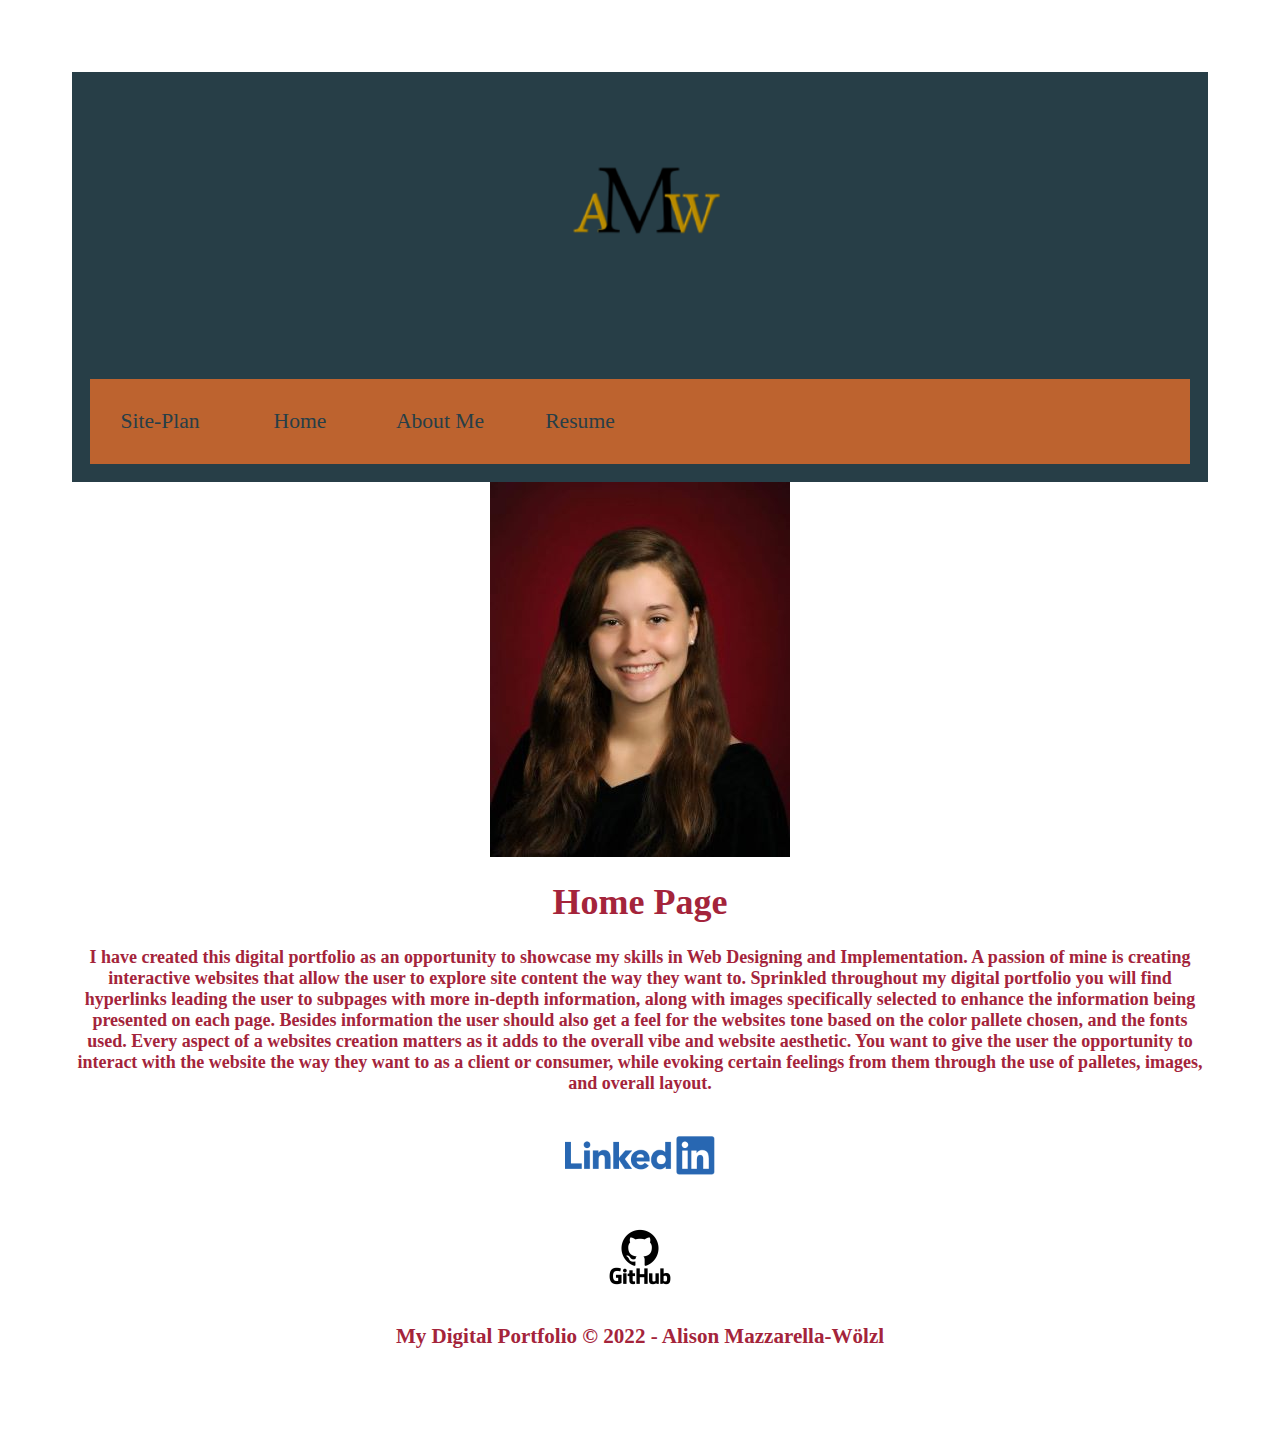
<file: portfolio/index.html>
<!DOCTYPE html>
<html lang="en">
<head>
    <link rel="stylesheet" href="styles/site-plan.css">
    <meta charset="UTF-8">
    <meta http-equiv="X-UA-Compatible" content="IE=edge">
    <meta name="viewport" content="width=device-width, initial-scale=1.0">
    <title>My Digital Portfolio</title>
</head>
<body>
    <div id="content">
<header>
    <a id="logo_link" href="index.html">
        <img class="logo" src="styles/logo.png" alt="My Monogram Logo">
    </a>
    <nav>
        <a href="site-plan.html">Site-Plan</a>
        <a href="index.html">Home</a>
        <a href="me.html">About Me</a>
        <a href="resume.html">Resume</a>
    </nav>
</header>  
<div id="hero">
    <div id="hero-box">
        <img id="hero-img" src="images/professional.jpg" alt="Me">
    </div>
    <section id="hero-msg">
        <h1 class="home-title">Home Page</h1>
        <h4>I have created this digital portfolio as an opportunity to showcase my skills in Web Designing and Implementation. A passion of mine is creating interactive websites that allow the user to explore site content the way they want to. Sprinkled throughout my digital portfolio you will find hyperlinks leading the user to subpages with more in-depth information, along with images specifically selected to enhance the information being presented on each page. Besides information the user should also get a feel for the websites tone based on the color pallete chosen, and the fonts used. Every aspect of a websites creation matters as it adds to the overall vibe and website aesthetic. You want to give the user the opportunity to interact with the website the way they want to as a client or consumer, while evoking certain feelings from them through the use of palletes, images, and overall layout.</h4>
        <div class='button-box'>
            <p><a href="https://www.linkedin.com/in/alison-mazzarella">
                <img src="images/linkedin.png" alt="LinkedIn Icon">
                </a></p>
        <div class='button-box'>
            <p><a href="https://www.alisonmazzarella.github.io/wdd130.com">
                <img src="images/github.png" alt="GitHub Icon">
                </a></p>
        </div>
    </section>
</div>
<main>
</main>
<footer>
    <h3>My Digital Portfolio &copy; 2022 - Alison Mazzarella-Wölzl</h3>
</footer>
</div>
</body>
</html>
</file>
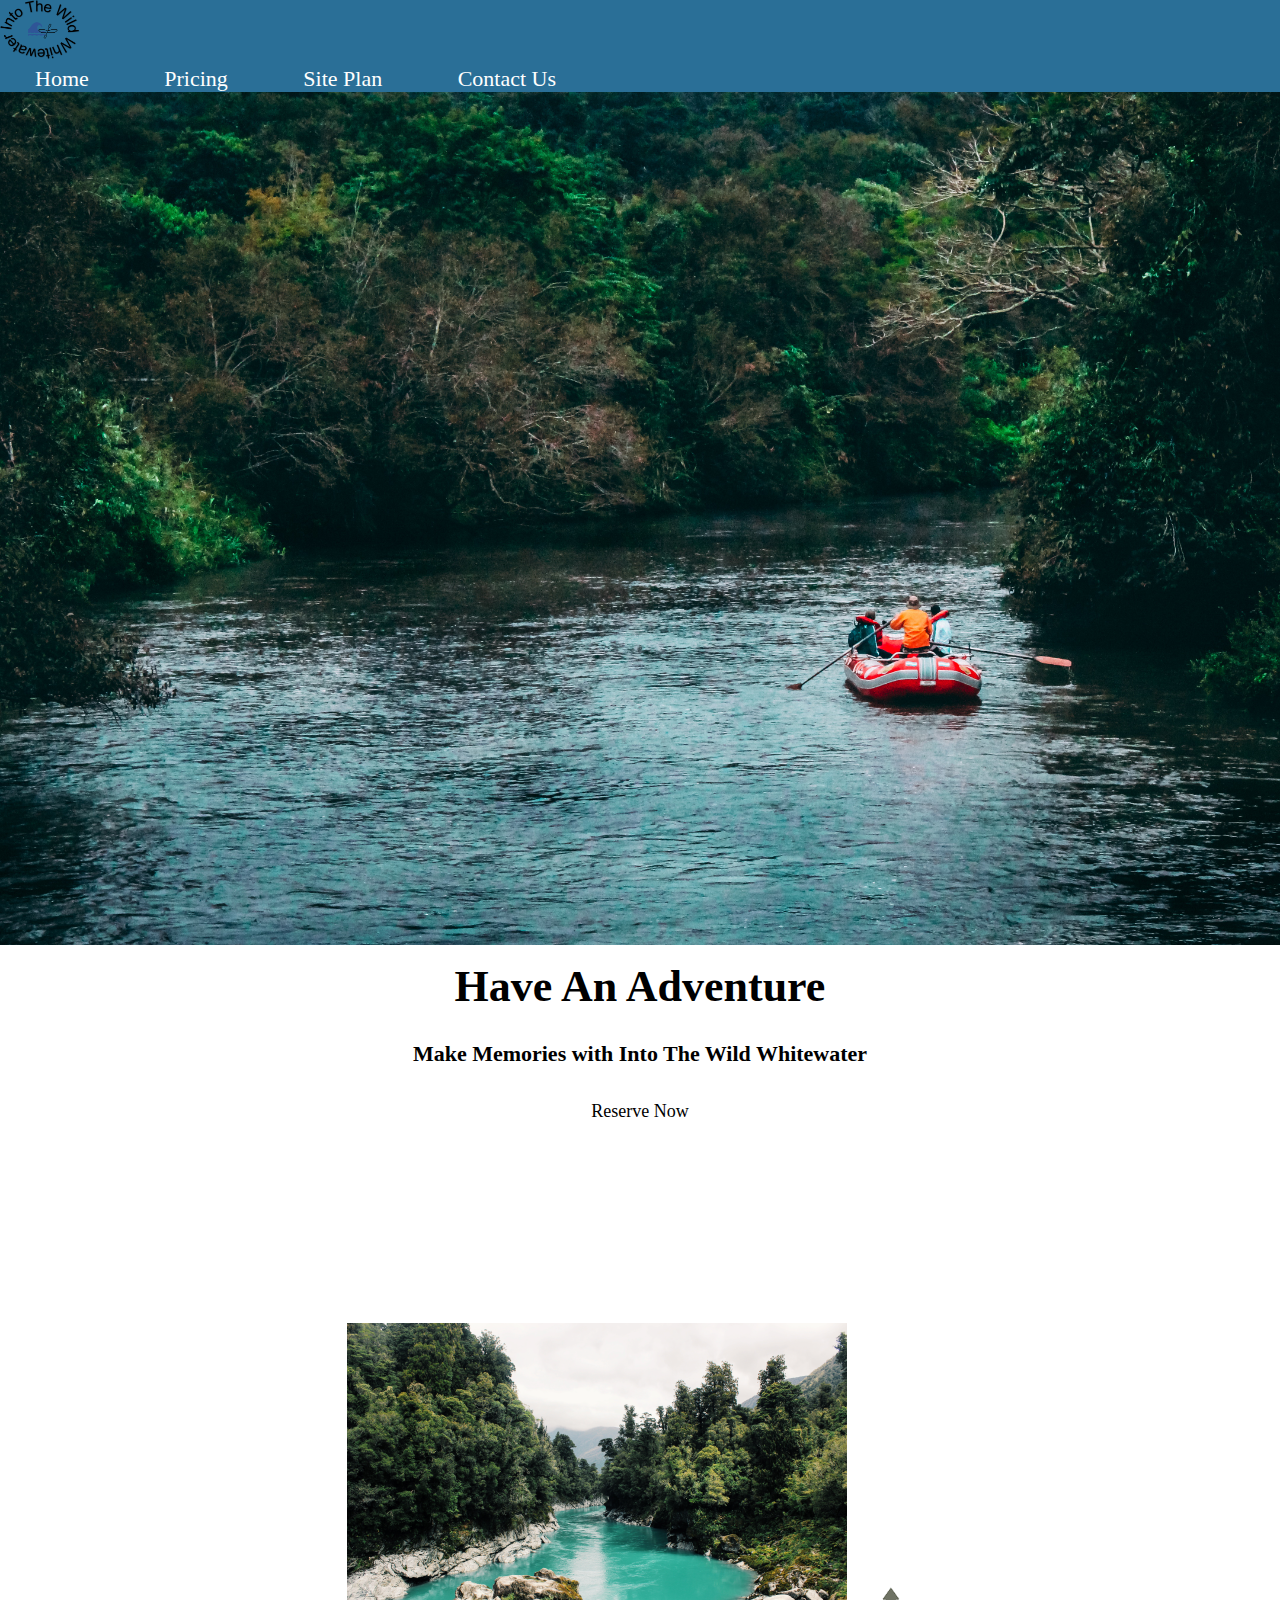
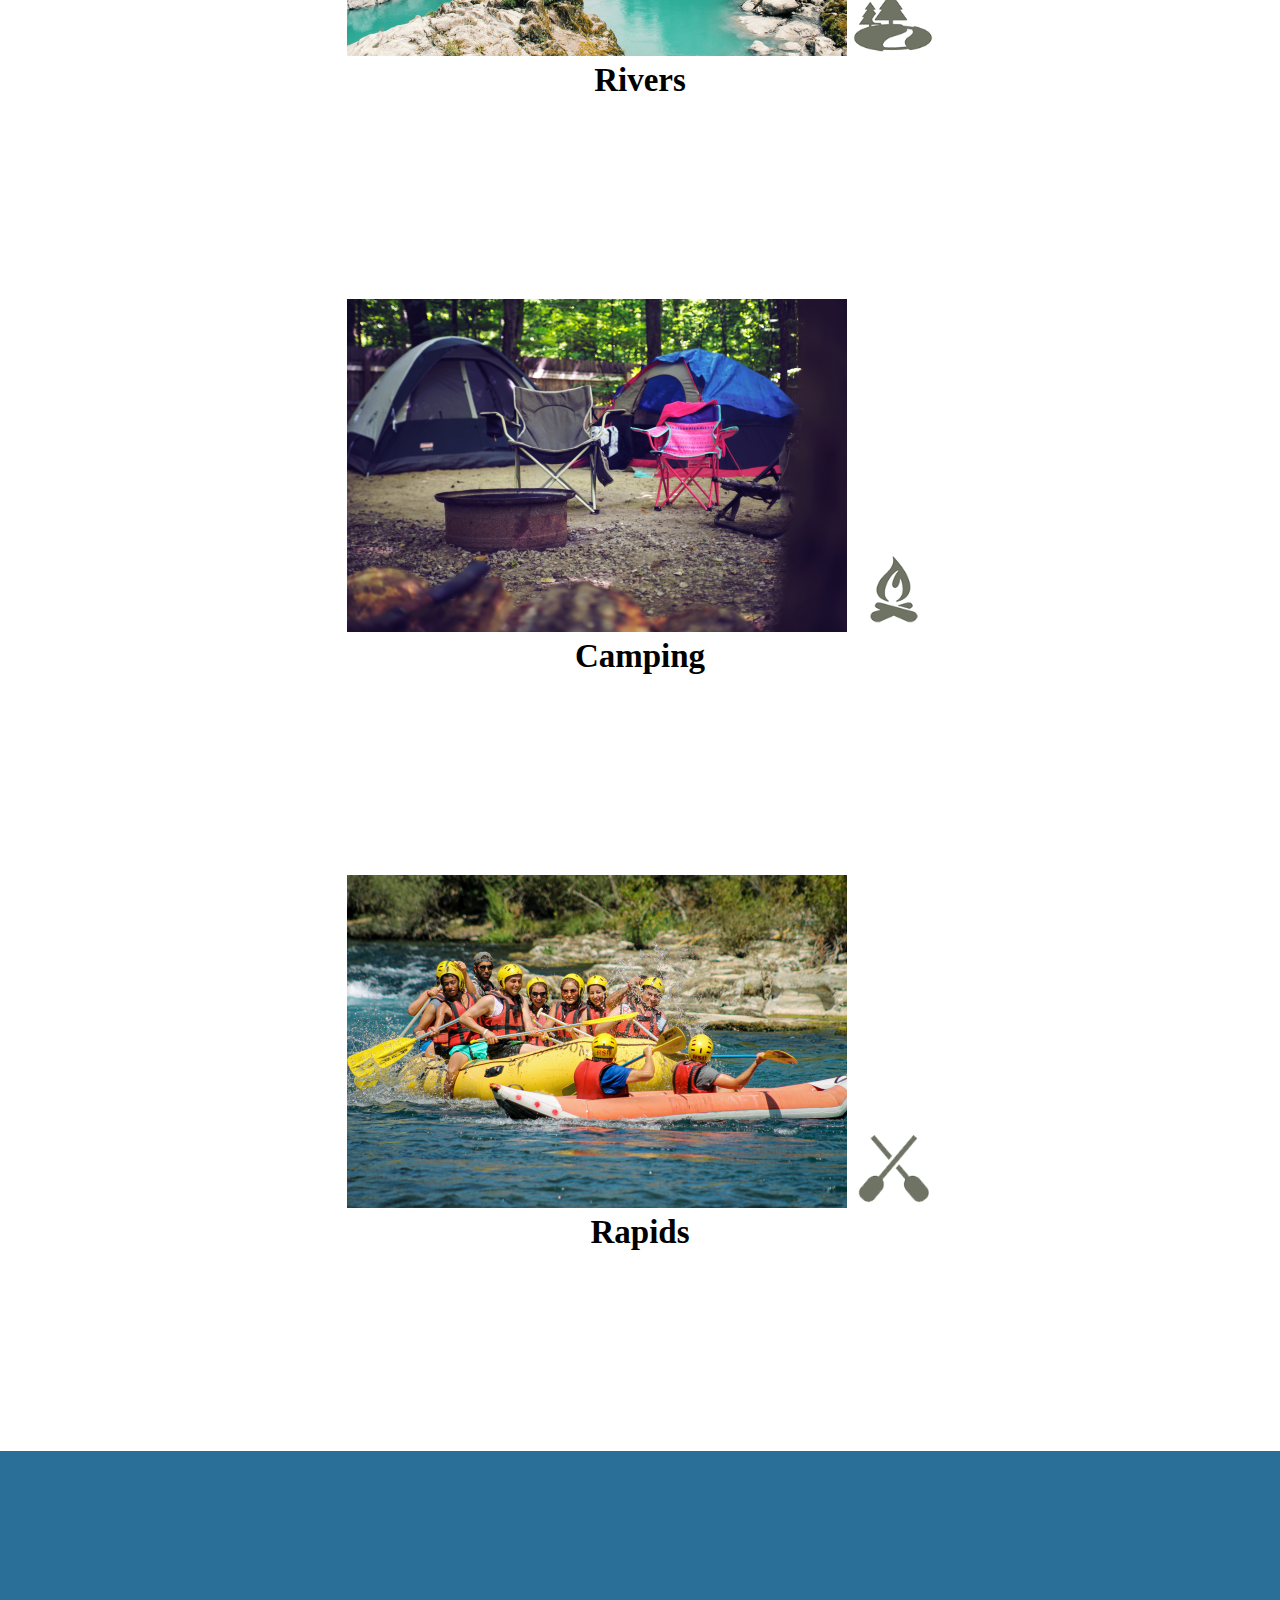
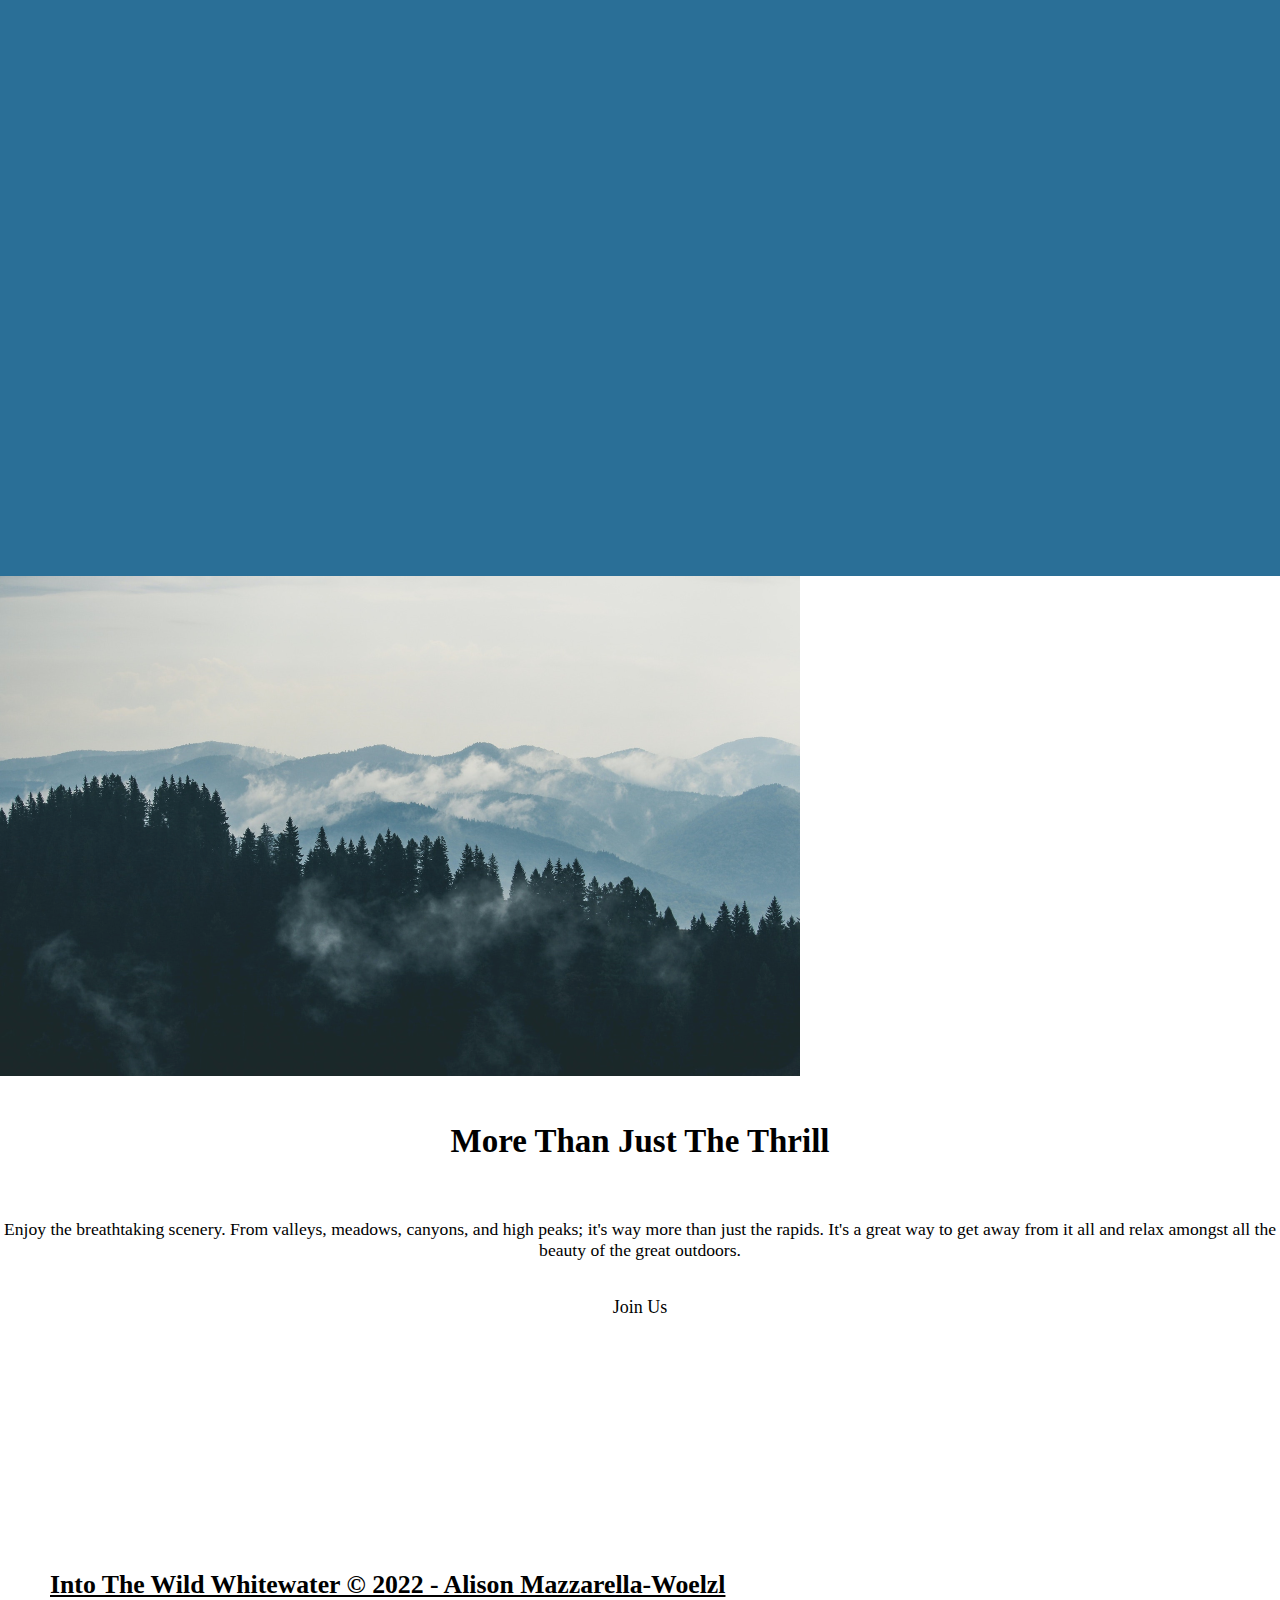
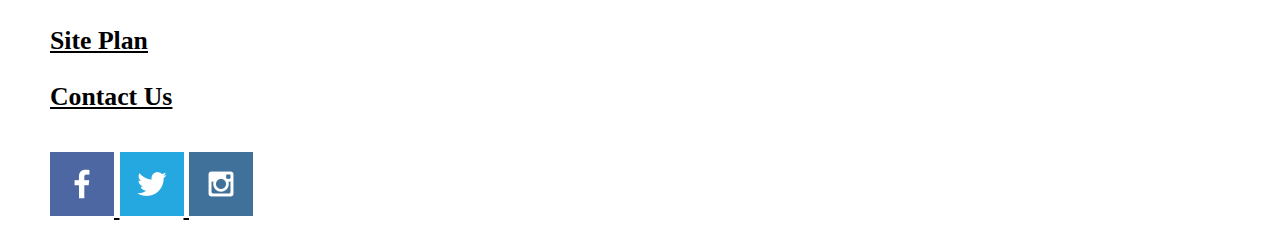
<file: wwr/index.html>
<!DOCTYPE html>
<html lang="en">
<head>
    <link rel="stylesheet" href="styles/style.css">
    <meta charset="UTF-8">
    <meta http-equiv="X-UA-Compatible" content="IE=edge">
    <meta name="viewport" content="width=device-width, initial-scale=1.0">
    <title>Into The Wild Whitewater</title>
</head>
<body>
    <div id="content">
<header>
    <a id="logo_link" href="index.html">
        <img class="logo" src="images/intothewildwhitewater.png" alt="Into The Wild Whitewater Logo">
    </a>
    <nav>
        <a href="index.html">Home</a>
        <a href="pricing.html">Pricing</a>
        <a href="site-plan-rafting.html">Site Plan</a>
        <a href="contactus.html">Contact Us</a>
    </nav>
</header>  
<div id="hero">
    <div id="hero-box">
        <img id="hero-img" src="images/hero.png" alt="People white water rafting">
    </div>
    <section id="hero-msg">
        <h1 class="home-title">Have An Adventure</h1>
        <h4>Make Memories with Into The Wild Whitewater</h4>
        <div class='button-box'>
            <a class='book' href="rates.html">Reserve Now</a>
        </div>
    </section>
</div>
<main class="home-grid">
    <section class="rivers-card">
        <img class="card-img" src="images/river.png" alt="river in forest">
        <img class="icon" src="images/river_icon.png" alt="river icon">
        <h2>Rivers</h2>
    </section>
    <section class="camping-card">
        <img class="card-img" src="images/camping.png" alt="family tent campsite">
        <img class="icon" src="images/fire_icon.png" alt="fire icon">
        <h2>Camping</h2>
    </section>
    <section class="rapids-card">
        <img class="card-img" src="images/rapids.png" alt="rafting boat">
        <img class="icon" src="images/oars.png" alt="oars icon">
        <h2>Rapids</h2>
    </section>
    <div id="background"></div>
    <img class="mountains" src="images/mountains.png" alt="Smokey mountains">
    <section class="msg">
        <h2>More Than Just The Thrill</h2>
        <p>Enjoy the breathtaking scenery. From valleys, meadows, canyons, and high peaks; it's way more than just the rapids. It's a great way to get away from it all and relax amongst all the beauty of the great outdoors. </p>
        <a class='join' href="rivers.html">Join Us</a>
    </section>
</main>
<footer>
    <h3>Into The Wild Whitewater &copy; 2022 - Alison Mazzarella-Woelzl</h3>
    <h3><a href="site-plan-rafting.html">Site Plan</a></h3>
    <h3><a href="contactus.html">Contact Us</a></h3>
    <div class="social">
        <a href="https://facebook.com" target="_blank">
            <img src="images/facebook.png" alt="fb icon">
        </a>
        <a href="https://twitter.com" target="_blank">
            <img src="images/twitter.png" alt="twitter icon">
        </a>
        <a href="https://instagram.com" target="_blank">
            <img src="images/instagram.png" alt="instagram icon">
        </a>
    </div>
</footer>
</div>
</body>
</html>
</file>
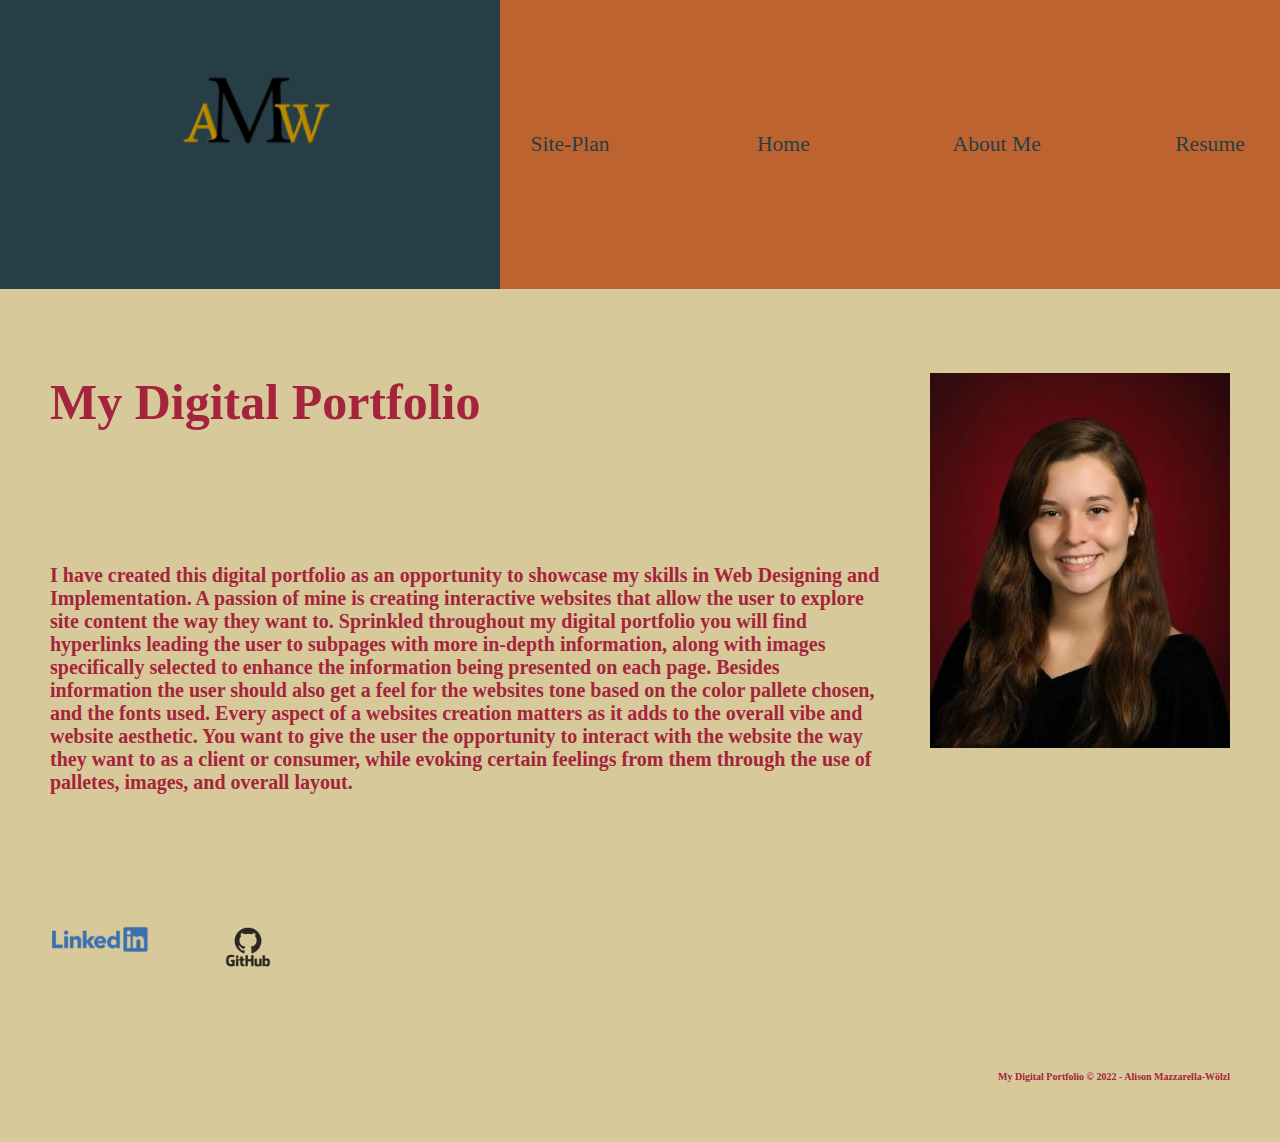
<file: portfolio/home.html>
<!DOCTYPE html>
<html lang="en">
<head>
    <link rel="stylesheet" href="styles/home.css">
    <meta charset="UTF-8">
    <meta http-equiv="X-UA-Compatible" content="IE=edge">
    <meta name="viewport" content="width=device-width, initial-scale=1.0">
    <title>My Digital Portfolio</title>
</head>
<body>
    <div id="content">
<header>
    <a id="logo_link" href="home.html">
        <img class="logo" src="styles/logo.png" alt="My Monogram Logo">
    </a>
    <nav>
        <a href="site-plan.html">Site-Plan</a>
        <a href="home.html">Home</a>
        <a href="me.html">About Me</a>
        <a href="resume.html">Resume</a>
    </nav>
</header> 
<div id="hero">
    <div id="hero-box">
        <img id="hero-img" src="images/professional.jpg" alt="Me">
    </div>
    <section id="hero-msg">
        <h1 class="home-title">My Digital Portfolio</h1>
        <h4>I have created this digital portfolio as an opportunity to showcase my skills in Web Designing and Implementation. A passion of mine is creating interactive websites that allow the user to explore site content the way they want to. Sprinkled throughout my digital portfolio you will find hyperlinks leading the user to subpages with more in-depth information, along with images specifically selected to enhance the information being presented on each page. Besides information the user should also get a feel for the websites tone based on the color pallete chosen, and the fonts used. Every aspect of a websites creation matters as it adds to the overall vibe and website aesthetic. You want to give the user the opportunity to interact with the website the way they want to as a client or consumer, while evoking certain feelings from them through the use of palletes, images, and overall layout.</h4>
        <div class='button-box1'>
            <p><a href="https://www.linkedin.com/in/alison-mazzarella">
                <img src="images/linkedin.png" alt="LinkedIn Icon">
                </a></p>
        <div class='button-box2'>
            <p><a href="https://www.alisonmazzarella.github.io/wdd130.com">
                <img src="images/github.png" alt="GitHub Icon">
                </a></p>
        </div>
        </div>
    </section>
</div>
<main>
</main>
<footer>
    <h3>My Digital Portfolio &copy; 2022 - Alison Mazzarella-Wölzl</h3>
</footer>
</div>
</body>
</html>
</file>
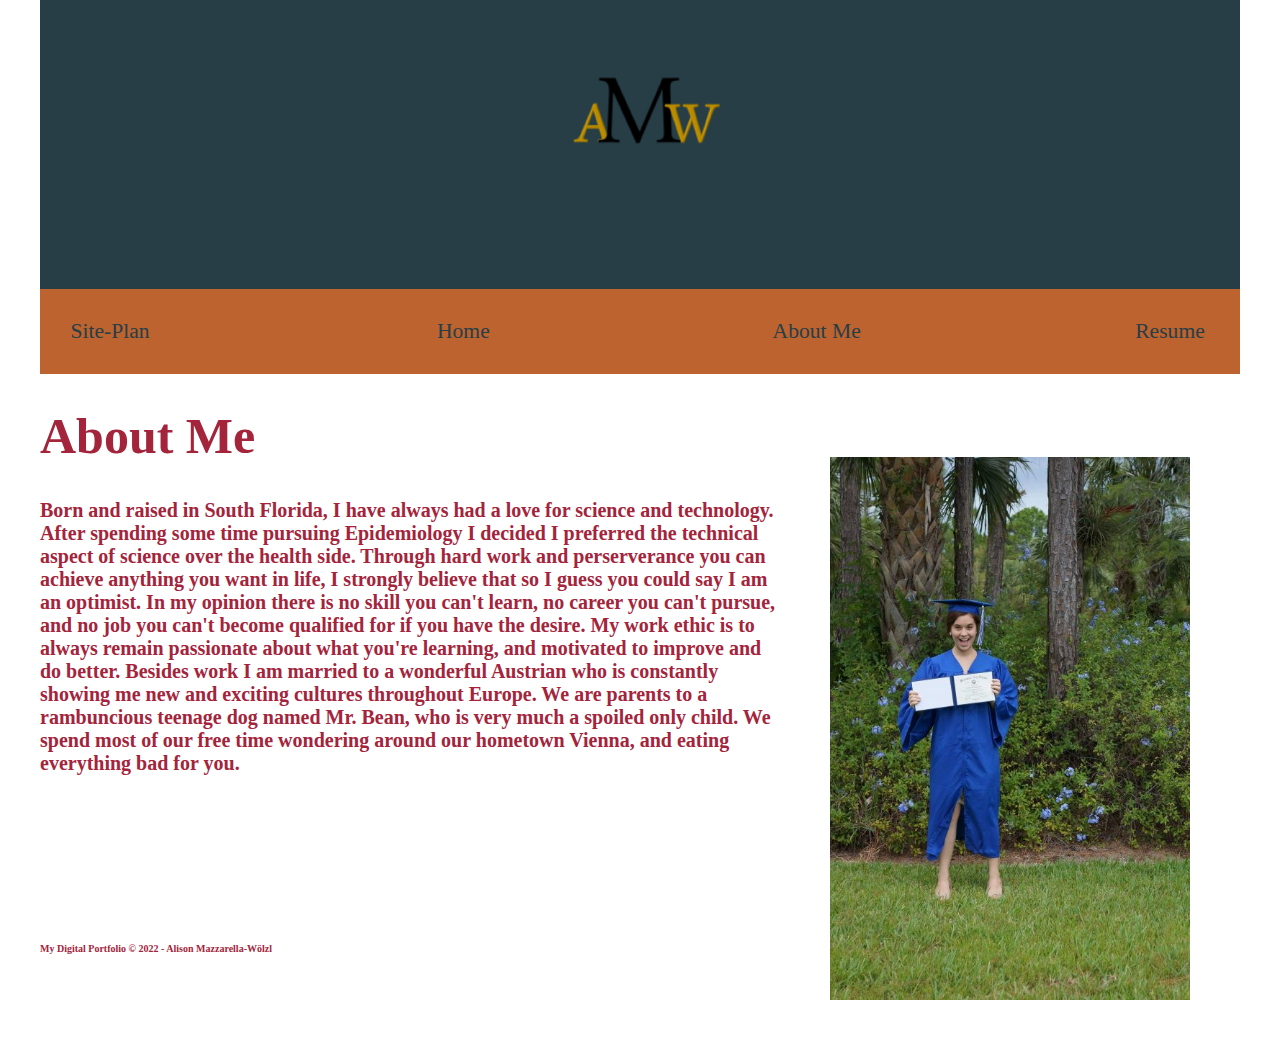
<file: portfolio/me.html>
<!DOCTYPE html>
<html lang="en">
<head>
    <link rel="stylesheet" href="styles/me.css">
    <meta charset="UTF-8">
    <meta http-equiv="X-UA-Compatible" content="IE=edge">
    <meta name="viewport" content="width=device-width, initial-scale=1.0">
    <title>My Digital Portfolio</title>
</head>
<body>
    <div id="content">
<header>
    <a id="logo_link" href="index.html">
        <img class="logo" src="styles/logo.png" alt="My Monogram Logo">
    </a>
    <nav>
        <a href="site-plan.html">Site-Plan</a>
        <a href="home.html">Home</a>
        <a href="me.html">About Me</a>
        <a href="resume.html">Resume</a>
    </nav>
</header>  
<div id="aboutme">
    <div id="about-box">
        <img id="graduation-img" src="images/graduation.jpg" alt="High School Graduation" class="hover-shadow">
    </div>
    <section id="aboutme-msg">
        <h1 class="home-title">About Me</h1>
        <h4>Born and raised in South Florida, I have always had a love for science and technology. After spending some time pursuing Epidemiology I decided I preferred the technical aspect of science over the health side. Through hard work and perserverance you can achieve anything you want in life, I strongly believe that so I guess you could say I am an optimist. In my opinion there is no skill you can't learn, no career you can't pursue, and no job you can't become qualified for if you have the desire. My work ethic is to always remain passionate about what you're learning, and motivated to improve and do better. Besides work I am married to a wonderful Austrian who is constantly showing me new and exciting cultures throughout Europe. We are parents to a rambuncious teenage dog named Mr. Bean, who is very much a spoiled only child. We spend most of our free time wondering around our hometown Vienna, and eating everything bad for you.</h4>
    </section>
</div>
<main>
</main>
<footer>
    <h3>My Digital Portfolio &copy; 2022 - Alison Mazzarella-Wölzl</h3>
</footer>
</div>
</body>
</html>
</file>
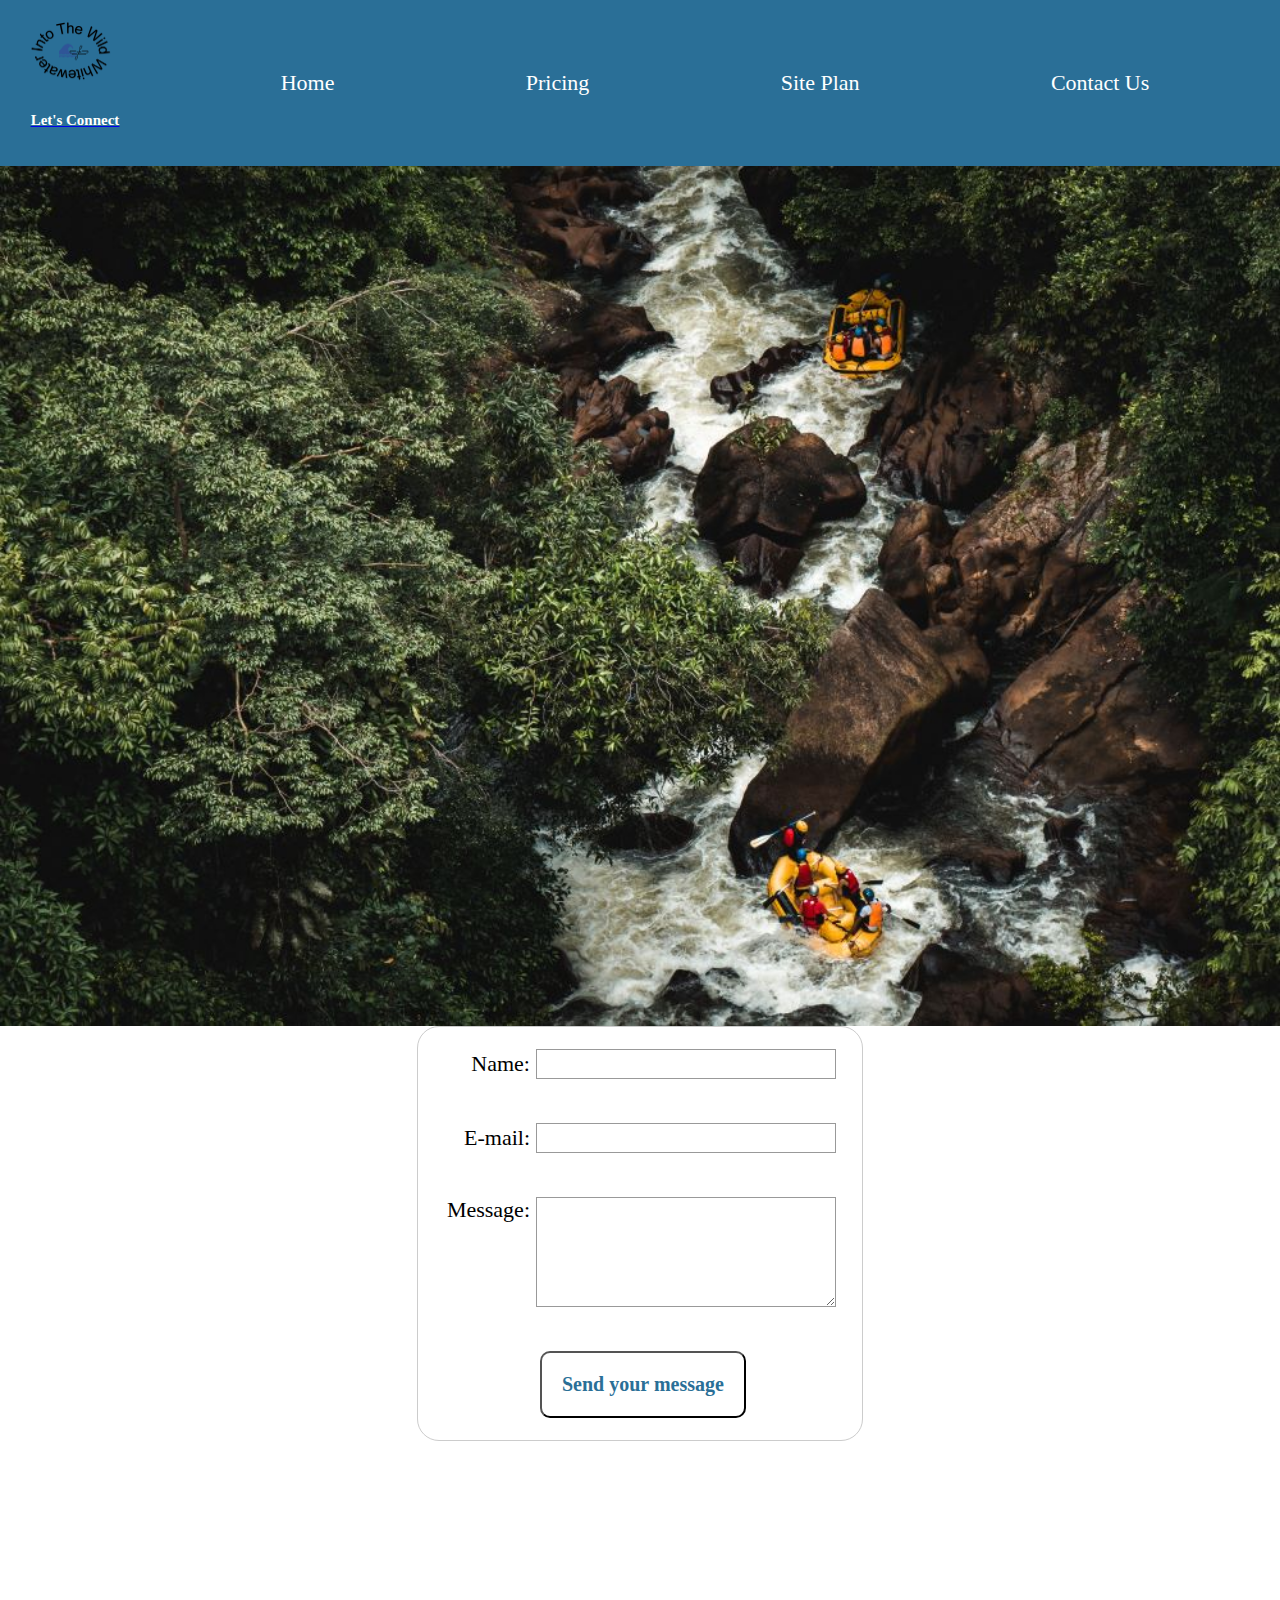
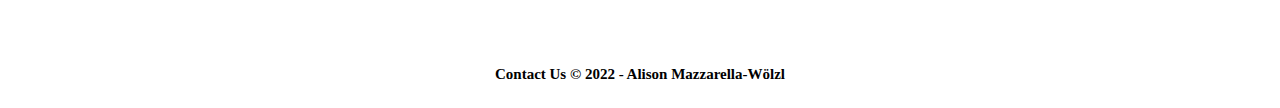
<file: wwr/contactus.html>
<!DOCTYPE html>
<html lang="en">
<head>
    <link rel="stylesheet" href="styles/pricing.css">
    <meta charset="UTF-8">
    <meta http-equiv="X-UA-Compatible" content="IE=edge">
    <meta name="viewport" content="width=device-width, initial-scale=1.0">
    <title>Contact Us</title>
    <style>
        form {
  /* Center the form on the page */
  margin: 0 auto;
  width: 400px;
  /* Form outline */
  padding: 1em;
  border: 1px solid #CCC;
  border-radius: 1em;
}

ul {
  list-style: none;
  padding: 0;
  margin: 0;
}

form li + li {
  margin-top: 2em;
}

label {
  /* Uniform size & alignment */
  display: inline-block;
  width: 90px;
  text-align: right;
}

input,
textarea {
  /* To make sure that all text fields have the same font settings
     By default, textareas have a monospace font */
  font: 1em sans-serif;

  /* Uniform text field size */
  width: 300px;
  box-sizing: border-box;

  /* Match form field borders */
  border: 1px solid #999;
}

input:focus,
textarea:focus {
  /* Additional highlight for focused elements */
  border-color: #000;
}

textarea {
  /* Align multiline text fields with their labels */
  vertical-align: top;

  /* Provide space to type some text */
  height: 5em;
}

.button {
  /* Align buttons with the text fields */
  padding-left: 90px; /* same size as the label elements */
}

button {
  /* This extra margin represent roughly the same space as the space
     between the labels and their text fields */
  margin-left: .5em;
}
#feedback {
    background-color: antiquewhite;
    position: absolute;
    top: 0;
    left: 0;
    right: 0;
    padding: .5em;
    /* make this element invisible until we are ready for it */
    display: none;       
}
.moveDown {
    margin-top: 3em;
}
    </style>
</head>
<body>
    <div id="content">
<header>
    <a id="logo_link" href="index.html">
        <img class="logo" src="images/intothewildwhitewater.png" alt="Into The Wild Whitewater Logo">
        <section id="hero-msg">
            <h4 class="home-title">Let's Connect</h4>
        </section>
    </a>
    <nav>
        <a href="index.html">Home</a>
        <a href="pricing.html">Pricing</a>
        <a href="site-plan-rafting.html">Site Plan</a>
        <a href="contactus.html">Contact Us</a>
    </nav>
</header>   
<div id="hero">
    <div id="hero-box">
        <img id="hero-img" src="images/rafting.jpg" alt="White Water Rafting">
    </div>
</div>    
<main>
    <div id="feedback"></div>
    <form action="/my-handling-form-page" method="post">
        <ul>
            <li>
              <label for="name">Name:</label>
              <input type="text" id="name" name="user_name">
            </li>
            <li>
              <label for="mail">E-mail:</label>
              <input type="email" id="mail" name="user_email">
            </li>
            <li>
              <label for="msg">Message:</label>
              <textarea id="msg" name="user_message"></textarea>
            </li>
            <li class="button">
                <button type="submit">Send your message</button>
              </li>
           </ul>
    </form>
    <script>
        // get the feedback div element so we can do something with it.
        const feedbackElement = document.getElementById('feedback');
        // get the form so we can read what was entered in it.
        const formElement = document.forms[0];
        // add a 'listener' to wait for a submission of our form. When that happens run the code below.
        formElement.addEventListener('submit', function(e) {
            // stop the form from doing the default action.
            e.preventDefault();
            // set the contents of our feedback element to a message letting the user know the form was submitted successfully. Notice that we pull the name that was entered in the form to personalize the message!
            feedbackElement.innerHTML = 'Hello '+ formElement.user_name.value +'! Thank you for your message. We will get back with you as soon as possible!';
            // make the feedback element visible.
            feedbackElement.style.display = "block";
            // add a class to move everything down so our message doesn't cover it.
            document.body.classList.toggle('moveDown');
        });
    </script>
</main>
<footer>
    <h2>Contact Us &copy; 2022 - Alison Mazzarella-Wölzl</h2>
</footer>
</div>
</body>
</html>
</file>
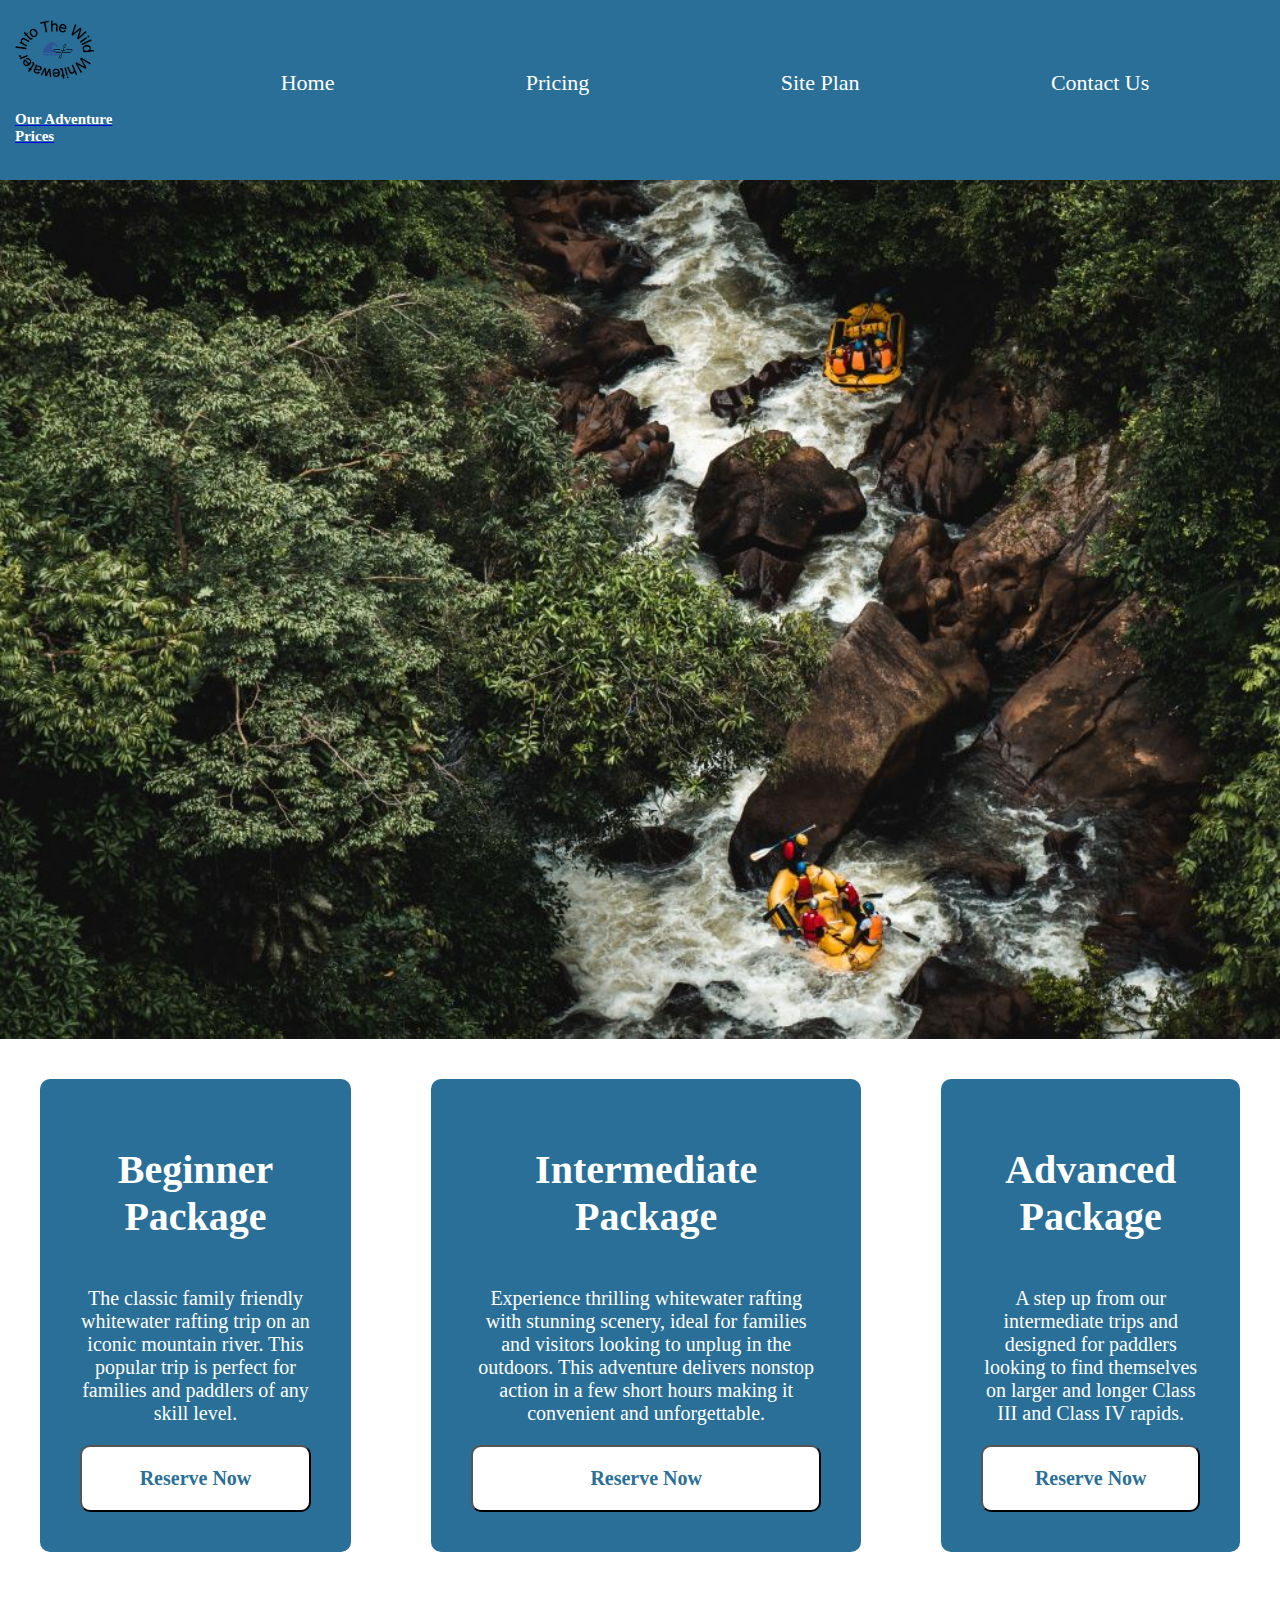
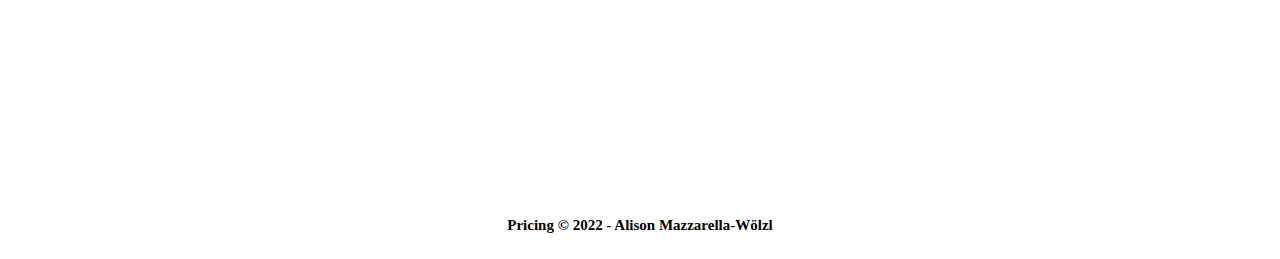
<file: wwr/pricing.html>
<!DOCTYPE html>
<html lang="en">
<head>
    <link rel="stylesheet" href="styles/pricing.css">
    <meta charset="UTF-8">
    <meta http-equiv="X-UA-Compatible" content="IE=edge">
    <meta name="viewport" content="width=device-width, initial-scale=1.0">
    <title>Pricing</title>
</head>
<body>
    <div id="content">
<header>
    <a id="logo_link" href="index.html">
        <img class="logo" src="images/intothewildwhitewater.png" alt="Into The Wild Whitewater Logo">
        <section id="hero-msg">
            <h4 class="home-title">Our Adventure Prices</h4>
        </section>
    </a>
    <nav>
        <a href="index.html">Home</a>
        <a href="pricing.html">Pricing</a>
        <a href="site-plan-rafting.html">Site Plan</a>
        <a href="contactus.html">Contact Us</a>
    </nav>
</header>   
<div id="hero">
    <div id="hero-box">
        <img id="hero-img" src="images/rafting.jpg" alt="White Water Rafting">
    </div>
    </div>
<main>
    <div class="box">
        <H1>Beginner Package</H1>
        <p>The classic family friendly whitewater rafting trip on an iconic mountain river. This popular trip is perfect for families and paddlers of any skill level.</p>
        <button>Reserve Now</button>
    </div>
    <div class="box">
        <H1>Intermediate Package</H1>
        <p>Experience thrilling whitewater rafting with stunning scenery, ideal for families and visitors looking to unplug in the outdoors. This adventure delivers nonstop action in a few short hours making it convenient and unforgettable.</p>
        <button>Reserve Now</button>
    </div>
    <div class="box">
        <H1>Advanced Package</H1>
        <p>A step up from our intermediate trips and designed for paddlers looking to find themselves on larger and longer Class III and Class IV rapids.</p>
        <button>Reserve Now</button>
    </div>
</main>
<footer>
    <h2>Pricing &copy; 2022 - Alison Mazzarella-Wölzl</h2>
    </div>
</footer>
</div>
</body>
</html>
</file>
<file: portfolio/styles/site-plan.css>
/* if you are using any Google fonts change the font names below to your fonts. 
Any spaces in your font name should be replaced with a +. 
Fonts are separated by a | */
@import url('https://fonts.googleapis.com/css?family=IM+Fell+French+Canon+SC|Lato');

:root {
  /* change the values below to your colors from your palette */
  --primary-color: #D8C99B   ;
  --secondary-color: #273E47 ;
  --accent1-color: #BD632F;
  --accent2-color: #A4243B;

  /* change the values below to your chosen font(s) */
  --heading-font: "Georgia";
  --paragraph-font: Georgia, sans-serif;

  /* these colors below should be chosen from among your palette colors above */
  --headline-color-on-white: #A4243B;  /* headlines on a white background */ 
  --headline-color-on-color: #D8C99B; /* headlines on a colored background */ 
  --paragraph-color-on-white: #BD632F; /* paragraph text on a white background */ 
  --paragraph-color-on-color: #D8C99B; /* paragraph text on a colored background */ 
  --paragraph-background-color: #273E47  ;
  --nav-link-color: #273E47;
  --nav-background-color: #BD632F;
  --nav-hover-link-color: #D8C99B;
  --nav-hover-background-color: #273E47;
}


/*  Look around below...but DON'T CHANGE ANYTHING! */

body {
  max-width: 1200px;
  margin: 0 auto;
  padding: 4em;
  font-size: 18px;
  text-align: center;
}
img {
  display: block;
  margin: 0 auto;
}
h1, h2, h3, h4, h5, h6 {
  font-family: var(--heading-font);
  color: var(--headline-color-on-white);
}
h2 {
  text-align: center;
}
hr {
  height: 3px;
  margin: 35px 0;
  background: var(--accent1-color);
}
header {
  padding: 1em;
  text-align: center;
  color: var(--paragraph-color-on-color);
  background-color: var(--paragraph-background-color);
}
header > h1, header > h2 {
  color: var(--headline-color-on-color);
}

p {
  font-family: var(--paragraph-font);
  color: var(--paragraph-color);
  padding: 1em;
}
.colors {
  width: 100%;
  min-width: 350px;
  margin: 30px auto;
  text-align: center;
}
.colors th {
  background-color: #999;
}
.colors td{
  width: 25%;
  height: 3em;
}

.primary {
  background-color: var(--primary-color);
}
.secondary {
  background-color: var(--secondary-color);
}
.accent1 {
  background-color: var(--accent1-color);
}
.accent2{
  background-color: var(--accent2-color);
}

p.colored {
  background-color: var(--paragraph-background-color);
  color: var(--paragraph-color-on-color);
}

nav {
  background-color: var(--nav-background-color);
  line-height: 3em;
  text-align: center;
  font-size: 1.2em;
}
nav  {
  list-style-type: none;
  display: flex;

}
nav a {
  padding:1em;
  min-width: 120px;
  text-decoration: none;
  padding: 10px;

}
nav a:link, nav a:visited {
  color: var(--nav-link-color);
}
nav a:hover {
  color: var(--nav-hover-link-color);
  background-color: var(--nav-hover-background-color);
}

.sitemap {
  display: grid;
  justify-content: center;

  grid-template-columns: repeat(6, 15%);
  grid-template-rows: 3em 1.5em 1.5em 3em;
  grid-template-areas: ". . home home . ."
    ". . . top . ."
    ". left left right right ."
    "page2 page2 . . page3 page3";
}
.sitemap > div {

  text-align: center;

}
.sm-home {
  grid-area: home;
  background-color: #ccc;
  line-height: 3em;
}
.sm-page2 {
  grid-area: page2;
  background-color: #ccc;
  line-height: 3em;
}
.sm-page3 {
  grid-area: page3;
  background-color: #ccc;
  line-height: 3em;
}

.top {
  grid-area: top;
  border-left: 1px solid;
}

.left {
  grid-area: left;
  border-top: 1px solid;
  border-left: 1px solid;
}

.right {
  grid-area: right;
  border-top: 1px solid;
  border-right: 1px solid;
}
</file>
<file: wwr/styles/style.css>
body {
    font-family: Georgia, 'Times New Roman', serif;
    font-size: 22px;
    margin: 0;
    padding: 0;
}
h2 {
    margin: 0;
}
#hero, #home-grid {
    max-width: 1600px;
    margin: 0 auto;
    text-align: center;
    background-color: white;
}
nav a {
    text-align: center;
    color:white;
    text-decoration: none;
    padding: 35px;
}
#hero-msg h1, #hero-msg h4 {
    text-align: center;
}
.button-box {
    text-align: center;
}
main section {
    text-align: center;
    font-family: Georgia, 'Times New Roman', serif;
}
#background {
    height: 725px;
    background-color: #2A6F97;
}
header {
    background-color: #2A6F97;
    font-family: Georgia, 'Times New Roman', Times, serif;
  }
nav a:hover {
    background-color: black;
    color: white;
}
.book:hover, .join:hover {
    background-color: black;
    color: white;
    padding: 15px 30px;
}
.home-title {
    color: black;
    font-family: Georgia, 'Times New Roman', Times, serif;
    font-size: 2em;
    margin-top: 10px;
}
h4 {
    color: black;
}
.book, .join {
    color: black;
    background-color: white;
    text-decoration: none;
    font-size: 18px;
    margin-top: 50px;
    border-radius: 5px;
}
.msg h2 {
    color: black;
    background-color: white;
    font-family: Georgia, 'Times New Roman', Times, serif;
    line-height: 1.5em;
    padding: 35px;
}
.msg p {
    color: black;
    background-color: white;
    font-family: Georgia, 'Times New Roman', Times, serif;
    font-size: .8em;
    padding-bottom: 15px;
}
footer a, footer h3 {
    background-color: white;
    color: black;
    text-decoration: underline;
    position: relative;
}
footer {
    padding: 25px 50px;
    margin-top: 200px;
}
footer .social img {
    padding-top: 15px;
}
footer a:hover {
    color: black;
    background-color: white;
}
.icon {
    width: 80px;
    padding-top: 10px;
}
.logo {
    width:80px;
}
#logo_link {
    padding-top: 5px;
}
#hero-img {
    width: 100%;
}
.rivers-card, .camping-card, .rapids-card {
    margin: 200px 0;
}
.card-img {
    border: 10xp solid black;
}
main section img {
    box-sizing: border-box;
}
</file>
<file: portfolio/styles/home.css>
/* if you are using any Google fonts change the font names below to your fonts. 
Any spaces in your font name should be replaced with a +. 
Fonts are separated by a | */
@import url('https://fonts.googleapis.com/css?family=IM+Fell+French+Canon+SC|Lato');

:root {
  /* change the values below to your colors from your palette */
  --primary-color: #D8C99B   ;
  --secondary-color: #273E47 ;
  --accent1-color: #BD632F;
  --accent2-color: #A4243B;

  /* change the values below to your chosen font(s) */
  --heading-font: "Georgia";
  --paragraph-font: Georgia, sans-serif;

  /* these colors below should be chosen from among your palette colors above */
  --headline-color-on-white: #A4243B;  /* headlines on a white background */ 
  --headline-color-on-color: #D8C99B; /* headlines on a colored background */ 
  --paragraph-color-on-white: #BD632F; /* paragraph text on a white background */ 
  --paragraph-color-on-color: #D8C99B; /* paragraph text on a colored background */ 
  --paragraph-background-color: #273E47  ;
  --nav-link-color: #273E47;
  --nav-background-color: #BD632F;
  --nav-hover-link-color: #D8C99B;
  --nav-hover-background-color: #273E47;
}
body {
  width: auto;
  height: auto;
  margin: 0 auto;
  font-size: 18px;
  text-align: left;
  padding: 0;
  background-color: #D8C99B;
  opacity: 50;
}
img {
  display: block;
  margin: 0 auto;
}
#hero-box img {
  float: right;
  list-style: none;
  padding: 50px;
  margin: 0;
}
#hero-box img:hover {
  transform: scaleX(-1);
}
h1 {
  font-size: 50px;
  font-family: 'Georgia';
  padding: 50px;
}
h4 {
  text-align: left;
  font-family: 'Georgia', sans-serif;
  font-size: 20px;
  padding: 50px;
}
h1, h2, h3, h4, h5, h6 {
  font-family: var(--heading-font);
  color: var(--headline-color-on-white);
}
h2 {
  text-align: center;
}
h3 {
  font-size: 10px;
  text-align: right;
  padding: 50px;
}
hr {
  height: 3px;
  margin: 35px 0;
  padding: 0;
  background: var(--accent1-color);
}
header {
  padding: 0;
  text-align: center;
  color: var(--paragraph-color-on-color);
  background-color: var(--paragraph-background-color);
  display: grid;
  grid-template-columns: 500px auto;
  max-width: 100%;
  height: auto;
}
header > h1, header > h2 {
  color: var(--headline-color-on-color);
}

p {
  font-family: var(--paragraph-font);
  color: var(--paragraph-color);
  padding: 1em;
}
.colors {
  width: 100%;
  min-width: 350px;
  margin: 30px auto;
  text-align: center;
}
.colors th {
  background-color: #999;
}
.colors td{
  width: 25%;
  height: 3em;
}

.primary {
  background-color: var(--primary-color);
}
.secondary {
  background-color: var(--secondary-color);
}
.accent1 {
  background-color: var(--accent1-color);
}
.accent2{
  background-color: var(--accent2-color);
}

p.colored {
  background-color: var(--paragraph-background-color);
  color: var(--paragraph-color-on-color);
}
#hero, #home-grid {
  max-width: 1600px;
}
nav {
  background-color: var(--nav-background-color);
  line-height: 3em;
  text-align: center;
  font-size: 1.2em;
  margin: 0;
  padding: 0;
}
nav  {
  display: flex;
  justify-content: space-between;
  align-items: center;
}
nav a {
  padding:0;
  margin: 0;
  min-width: 120px;
  text-decoration: none;
  padding: 10px;

}
nav a:link, nav a:visited {
  color: var(--nav-link-color);
}
nav a:hover {
  color: var(--nav-hover-link-color);
  background-color: var(--nav-hover-background-color);
  text-decoration: underline;
}

.sitemap {
  display: grid;
  justify-content: center;

  grid-template-columns: repeat(6, 15%);
  grid-template-rows: 3em 1.5em 1.5em 3em;
  grid-template-areas: ". . home home . ."
    ". . . top . ."
    ". left left right right ."
    "page2 page2 . . page3 page3";
}
.sitemap > div {

  text-align: center;

}
.sm-home {
  grid-area: home;
  background-color: #ccc;
  line-height: 3em;
}
.sm-page2 {
  grid-area: page2;
  background-color: #ccc;
  line-height: 3em;
}
.sm-page3 {
  grid-area: page3;
  background-color: #ccc;
  line-height: 3em;
}

.top {
  grid-area: top;
  border-left: 1px solid;
}

.left {
  grid-area: left;
  border-top: 1px solid;
  border-left: 1px solid;
}

.right {
  grid-area: right;
  border-top: 1px solid;
  border-right: 1px solid;
}
.button-box1 {
  opacity: .9;
  display: flex;
  flex-basis: 100px;
  width: 100px;
  height: 100px;
  padding: 20px;
}
.button-box2 {
  opacity: .9;
  display: flex;
  flex-basis: 100px;
  width: 200px;
  height: 200px;
}
.button-box1 img {
  height: 25px;
  margin: 0 14px;
}
.button-box2 img {
  height: 40px;
  margin: 0 14px;
}
#content {
  width:100%; 
}
</file>
<file: portfolio/styles/me.css>
/* if you are using any Google fonts change the font names below to your fonts. 
Any spaces in your font name should be replaced with a +. 
Fonts are separated by a | */
@import url('https://fonts.googleapis.com/css?family=IM+Fell+French+Canon+SC|Lato');

:root {
  /* change the values below to your colors from your palette */
  --primary-color: #D8C99B   ;
  --secondary-color: #273E47 ;
  --accent1-color: #BD632F;
  --accent2-color: #A4243B;

  /* change the values below to your chosen font(s) */
  --heading-font: "Georgia";
  --paragraph-font: Georgia, sans-serif;

  /* these colors below should be chosen from among your palette colors above */
  --headline-color-on-white: #A4243B;  /* headlines on a white background */ 
  --headline-color-on-color: #D8C99B; /* headlines on a colored background */ 
  --paragraph-color-on-white: #BD632F; /* paragraph text on a white background */ 
  --paragraph-color-on-color: #D8C99B; /* paragraph text on a colored background */ 
  --paragraph-background-color: #273E47  ;
  --nav-link-color: #273E47;
  --nav-background-color: #BD632F;
  --nav-hover-link-color: #D8C99B;
  --nav-hover-background-color: #273E47;
}
body {
  max-width: 1200px;
  margin: 0 auto;
  padding: 0;
  font-size: 18px;
  text-align: left;
}
img {
  display: block;
  margin: 0 auto;
}
#about-box img {
  float: right;
  margin: auto;
  padding: 50px;
  height: auto;
  max-width: 30%;
}
h1 {
  font-size: 50px;
  font-family: 'Georgia';
}
h4 {
  text-align: left;
  font-family: 'Georgia', sans-serif;
  font-size: 20px;
}
h1, h2, h3, h4, h5, h6 {
  font-family: var(--heading-font);
  color: var(--headline-color-on-white);
}
h2 {
  text-align: center;
}
h3 {
  font-size: 10px;
  text-align: left;
  padding: 0;
  margin-top: 14%;
}
hr {
  height: 3px;
  margin: 35px 0;
  padding: 0;
  background: var(--accent1-color);
}
header {
  padding: 0;
  text-align: center;
  color: var(--paragraph-color-on-color);
  background-color: var(--paragraph-background-color);
}
header > h1, header > h2 {
  color: var(--headline-color-on-color);
}

p {
  font-family: var(--paragraph-font);
  color: var(--paragraph-color);
  padding: 1em;
}
.colors {
  width: 100%;
  min-width: 350px;
  margin: 30px auto;
  text-align: center;
}
.colors th {
  background-color: #999;
}
.colors td{
  width: 25%;
  height: 3em;
}

.primary {
  background-color: var(--primary-color);
}
.secondary {
  background-color: var(--secondary-color);
}
.accent1 {
  background-color: var(--accent1-color);
}
.accent2{
  background-color: var(--accent2-color);
}

p.colored {
  background-color: var(--paragraph-background-color);
  color: var(--paragraph-color-on-color);
}
#aboutme, #home-grid {
  max-width: 1600px;
}
nav {
  background-color: var(--nav-background-color);
  line-height: 3em;
  text-align: center;
  font-size: 1.2em;
  margin: 0;
  padding: 0;
}
nav  {
  display: flex;
  justify-content: space-between;
  align-items: center;
}
nav a {
  padding:0;
  margin: 0;
  min-width: 120px;
  text-decoration: none;
  padding: 10px;

}
nav a:link, nav a:visited {
  color: var(--nav-link-color);
}
nav a:hover {
  color: var(--nav-hover-link-color);
  background-color: var(--nav-hover-background-color);
  text-decoration: underline;
}

.sitemap {
  display: grid;
  justify-content: center;

  grid-template-columns: repeat(6, 15%);
  grid-template-rows: 3em 1.5em 1.5em 3em;
  grid-template-areas: ". . home home . ."
    ". . . top . ."
    ". left left right right ."
    "page2 page2 . . page3 page3";
}
.sitemap > div {

  text-align: center;

}
.sm-home {
  grid-area: home;
  background-color: #ccc;
  line-height: 3em;
}
.sm-page2 {
  grid-area: page2;
  background-color: #ccc;
  line-height: 3em;
}
.sm-page3 {
  grid-area: page3;
  background-color: #ccc;
  line-height: 3em;
}

.top {
  grid-area: top;
  border-left: 1px solid;
}

.left {
  grid-area: left;
  border-top: 1px solid;
  border-left: 1px solid;
}

.right {
  grid-area: right;
  border-top: 1px solid;
  border-right: 1px solid;
}
img.demo {
    opacity: 0.6;
  }
  
  .active,
  .demo:hover {
    opacity: 0.6;
  }
  
  img.hover-shadow {
    transition: 0.3s;
  }
  
  .hover-shadow:hover {
    box-shadow: 0 4px 8px 0 rgba(0, 0, 0, 0.2), 0 6px 20px 0 rgba(0, 0, 0, 0.19);
  }
</file>
<file: wwr/styles/pricing.css>
body {
    font-family: Georgia, 'Times New Roman', serif;
    font-size: 22px;
    margin: 0;
    padding: 0;
}
h2 {
    margin: 0;
}
#hero-msg h1 {
    color: white;
    text-align: left; 
}

#hero, #home-grid {
    max-width: 1600px;
    margin: 0 auto;
    text-align: center;
    background-color: white;
}
#hero {
    display: grid;
    grid-template-columns: 1fr 3fr 1fr;
}
#hero-box {
    grid-column: 1/4;
    grid-row: 1/3;
}
nav a {
    text-align: center;
    color:white;
    text-decoration: none;
    padding: 35px;
}
nav {
    display: flex; 
    justify-content: space-around;
    text-align: center;
    text-decoration: none; 
    padding: 35px;
}
#hero-msg {
    text-align: center;
    grid-column: 2/3;
    grid-row: 1/2;
}
.button-box {
    text-align: center;
}
main section {
    text-align: center;
    font-family: Georgia, 'Times New Roman', serif;
}    
.home-grid {
    display: grid; 
    grid-template-columns: 1fr 1fr 1fr 1fr 1fr 1fr 1fr 1fr 1fr 1fr;
}
#background {
    height: 725px;
    background-color: #2A6F97;
    grid-column: 1/11;
    grid-row: 4/9;
}
header {
    background-color: #2A6F97;
    font-family: Georgia, 'Times New Roman', Times, serif;
    display: grid;
    grid-template-columns: 150px auto; 
  }
nav a:hover {
    background-color: black;
    color: white;
}
.book:hover, .join:hover {
    background-color: black;
    color: white;
    padding: 15px 30px;
}
.home-title {
    color: black;
    font-family: Georgia, 'Times New Roman', Times, serif;
    font-size: 2em;
    margin-top: 10px;
}
#hero-msg h4 {
    color: white;
    text-align: left;
    font-size:15px;
    padding: 15px;
}
.book, .join {
    color: black;
    background-color: white;
    text-decoration: none;
    font-size: 18px;
    margin-top: 50px;
    border-radius: 5px;
}
.msg h2 {
    color: black;
    background-color: white;
    font-family: Georgia, 'Times New Roman', Times, serif;
    line-height: 1.5em;
    padding: 35px;
}
.msg p {
    color: black;
    background-color: white;
    font-family: Georgia, 'Times New Roman', Times, serif;
    font-size: .8em;
    padding-bottom: 15px;
}
.msg {
    background-color: white; 
    padding: 35px;
    grid-column: 6/10;
    grid-row: 6/7;
    box-shadow: 5px 5px 10px white; 
}
footer a, footer h3 {
    background-color: white;
    color: black;
    text-decoration: underline;
    position: relative;
}
footer {
    background-color: white;
    padding: 25px 50px;
    margin-top: 200px;
    display: flex;
    justify-content: space-around;
    align-items: right;
    font-size: 10px;
}
footer .social img {
    padding-top: 15px;
}
footer a:hover {
    color: black;
    background-color: white;
}
.icon {
    width: 80px;
    padding-top: 10px;
}
.logo {
    width:80px;
    padding-top: 15px;
    padding-left: 15px;
}
#logo_link {
    padding-top: 5px;
    justify-self: center;
    align-self: center;
}
#hero-img {
    width: 100%;
    height: 100%;
}
.rivers-card {
    margin: 200px 0;
    grid-column: 2/4;
    grid-row: 2/3;
}
.camping-card {
    margin: 200px 0;
    grid-column: 5/7;
    grid-row: 2/3;
}
.rapids-card {
    margin: 200px 0;
    grid-column: 8/10;
    grid-row: 2/3;
}
.card-img {
    border: 10px solid black;
    width: 100%;
    transition: transform .5s;
    box-shadow: 5px 5px 10px white; 
}
.card-img:hover {
    opacity: .6;
    transform: scale(1.1);
}
.mountains {
    width: 100%;
    grid-column: 2/7;
    grid-row: 5/8;
    box-shadow: 5px 5px 10px white;
}
main section img {
    box-sizing: border-box;
}
main{
    display: flex;
    flex-direction: row;
}

h1, p{
    text-align: center;
}

.box{
    display: flex;
    flex-direction: column;
    background-color:#2A6F97;
    color: white;
    padding: 2em;
    margin: 2em;
    border-radius: 10px;
    justify-content: center;
    font-family: Georgia, 'Times New Roman', Times, serif;
    font-size: 20px;
}

button{
    background-color: white;
    border-radius:10px;
    padding: 1em;
    color:#2A6F97;
    font-weight: bold;
    font-family: Georgia, 'Times New Roman', Times, serif;
    font-size: 20px;
}

@media screen and (max-width: 900px) {
    #hero, .home-grid {
        display: block;
        height: auto;
    }
    nav, footer {
        flex-direction: column;
    }
    nav a {
        display: block;
        padding: 15px;
    }
    #hero {
        margin-top: 0;
    }
    #hero-msg {
        margin-top: 0;
    }
    #hero-msg h4 {
        display: none;
    }
    .home-title {
        font-size: 25px;
        color: #6f7364;
    }
    .rivers-card, .camping-card, .rapids-card { 
        margin: 50px auto;
        width: 60%;
    }
    #background {
        display: none;
    }
    .mountains, .msg {
        width: 80%;
        display: block;
        margin: 0 auto;
    }
    footer {
        margin-top: 25px;
    }
}
</file>
